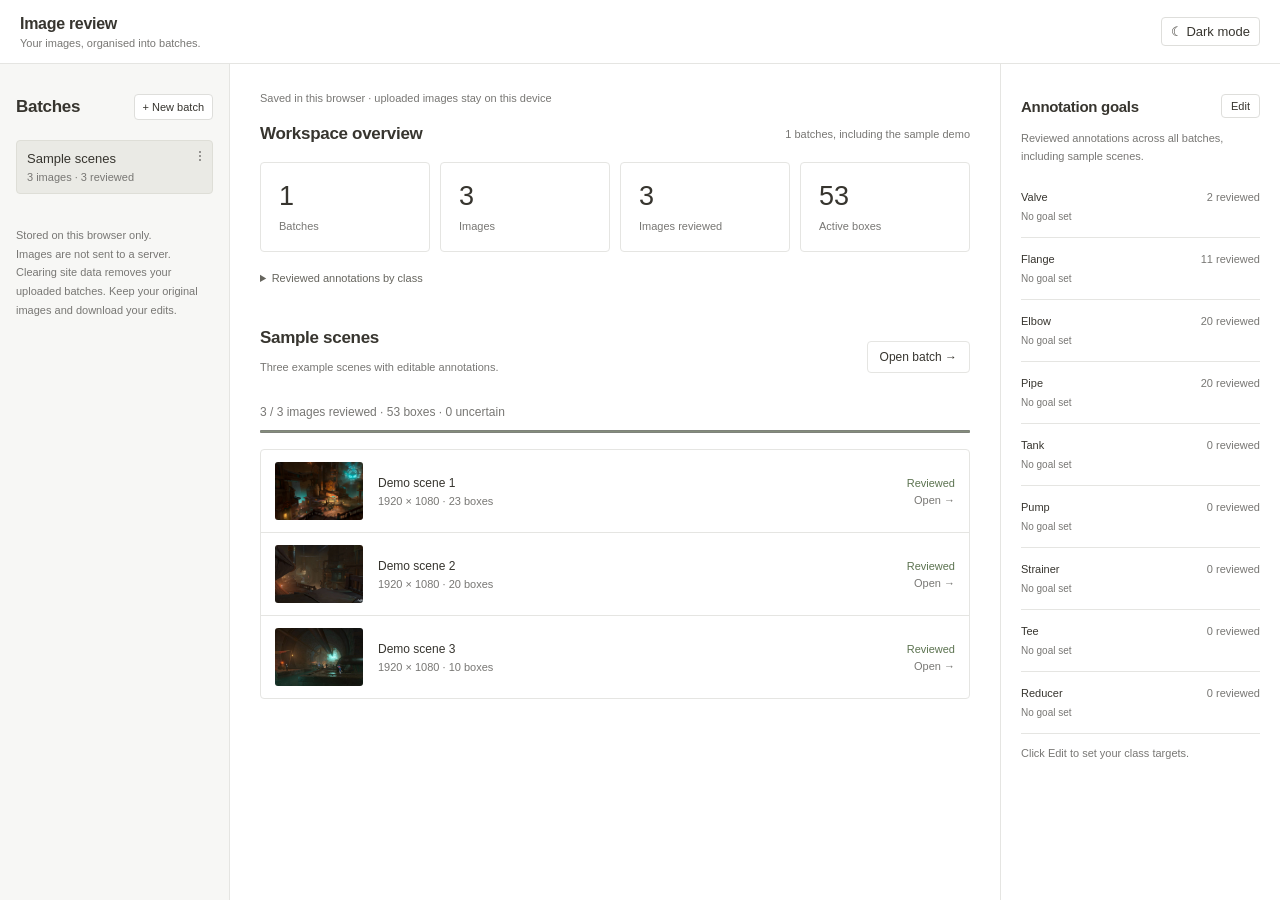
<file: index.html>
<!doctype html>
<html lang="en"><head><meta charset="utf-8"><meta name="viewport" content="width=device-width, initial-scale=1"><title>Image review · Batches</title>
<link rel="stylesheet" href="assets/reviewer.css?v=20261117-batches1"><link rel="stylesheet" href="assets/dashboard.css?v=20261117-menu2"><script src="assets/theme.js?v=20261116-dark1"></script></head>
<body class="dashboard"><header><div><h1>Image review</h1><small>Your images, organised into batches.</small></div><div class="header-actions"><button id="themeToggle" type="button">Dark mode</button></div></header>
<div class="dashboard-layout"><aside class="batch-sidebar"><div class="batch-heading"><h2>Batches</h2><button id="createOpen" type="button">+ New batch</button></div><nav id="batchNav" aria-label="Image batches"></nav><button id="restoreSample" type="button" hidden style="margin-top:14px;font-size:11px">Restore sample scenes</button><p class="storage-note">Stored on this browser only.<br>Images are not sent to a server. Clearing site data removes your uploaded batches. Keep your original images and download your edits.</p></aside>
<main class="dashboard-main"><div id="dashboardStatus" role="status" aria-live="polite">Loading your batches…</div><section aria-labelledby="overviewHeading"><div class="section-heading"><h2 id="overviewHeading">Workspace overview</h2><span id="overviewNote"></span></div><div id="overview" class="overview-grid"></div><details class="class-summary"><summary>Reviewed annotations by class</summary><div id="classCounts" class="class-grid"></div><p class="muted">Counts include non-deleted, certain annotations in images marked Reviewed. Updated from saved browser edits.</p></details></section>
<section class="batch-section"><div class="section-heading"><div><h2 id="batchTitle">Sample scenes</h2><p id="batchDescription" class="muted"></p></div><a id="openBatch" class="action-link" href="reviewer.html">Open batch →</a></div><div id="batchProgress" class="batch-progress"></div><div id="imageList" class="image-list"></div></section>
</main><aside class="dashboard-guide goals-panel" aria-labelledby="goalsHeading"><div class="section-heading"><h2 id="goalsHeading">Annotation goals</h2><button id="editGoals" type="button">Edit</button></div><p class="muted">Reviewed annotations across all batches, including sample scenes.</p><div id="goalsList"></div><p id="goalsStatus" class="muted" role="status" aria-live="polite"></p></aside></div>
<dialog id="uploadDialog" aria-labelledby="uploadTitle"><form id="uploadForm"><div class="section-heading"><h2 id="uploadTitle">New image batch</h2><button id="uploadClose" type="button" aria-label="Close new batch">×</button></div><label class="form-label" for="batchName">Batch name</label><input id="batchName" maxlength="80" required placeholder="For example, Pipe inspection — November" autocomplete="off"><label class="drop-zone" id="dropZone" for="batchFiles"><strong>Choose images or drop them here</strong><span>JPEG, PNG or WebP · up to 50 images<br>15 MB per image · 150 MB per batch</span></label><input id="batchFiles" type="file" accept="image/jpeg,image/png,image/webp" multiple><p id="selectionSummary" class="muted">No images selected.</p><ul id="selectedFiles"></ul><p id="uploadStatus" role="status" aria-live="polite"></p><footer><button id="uploadCancel" type="button">Cancel</button><button id="uploadSubmit" class="primary" type="submit" disabled>Create batch</button></footer></form></dialog>
<dialog id="goalsDialog" aria-labelledby="goalsTitle"><form id="goalsForm"><div class="section-heading"><h2 id="goalsTitle">Set annotation goals</h2><button id="goalsClose" type="button" aria-label="Close goals">×</button></div><p class="muted">Set a reviewed annotation target for each class. Leave a field blank to turn its goal off. Goals are saved in this browser.</p><div id="goalFields"></div><p id="goalsError" role="alert"></p><footer><button id="goalsCancel" type="button">Cancel</button><button type="submit" class="primary">Save goals</button></footer></form></dialog><script src="assets/batch-store.js?v=20261117-menu1"></script><script src="assets/demo-data.js?v=20261117-batches1"></script><script src="assets/dashboard.js?v=20261117-menu2"></script></body></html>
</file>
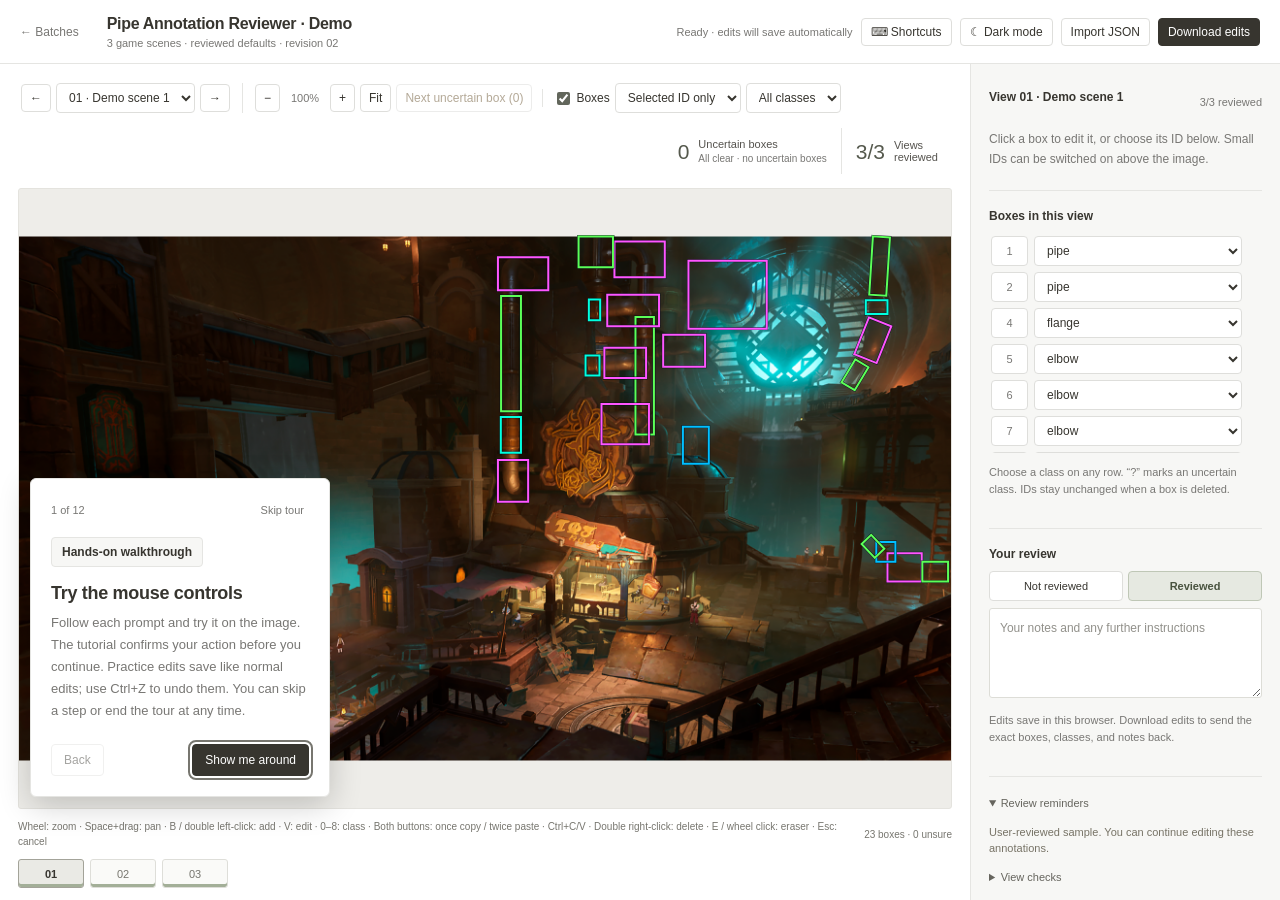
<file: reviewer.html>
<!doctype html>
<html lang="en"><head><meta charset="utf-8"><meta name="viewport" content="width=device-width,initial-scale=1"><title>Pipe Annotation Reviewer — Demo</title>
<link rel="stylesheet" href="assets/reviewer.css?v=20261117-batches1"><script src="assets/theme.js?v=20261116-dark1"></script></head><body>
<header inert><a href="index.html" style="color:#9ed0ff;text-decoration:none;font-size:12px;margin-right:12px">← Batches</a><div><h1>Pipe Annotation Reviewer · Demo</h1><small>3 game scenes · reviewed defaults · revision 02</small></div><div class="header-actions"><span id="notice" role="status" aria-live="polite">Demo annotations loaded.</span><button id="helpOpen" title="Keyboard and mouse shortcuts" aria-label="Keyboard and mouse shortcuts">⌨ Shortcuts</button><button id="themeToggle" type="button" aria-pressed="false" aria-label="Switch to dark mode">☾ Dark mode</button><button id="import">Import JSON</button><button id="download" class="primary">Download edits</button></div></header>
<main class="workspace" inert><section class="viewer" aria-label="Image editor">
<div class="viewer-controls"><div class="editing-controls"><div class="toolbar"><button id="prev" title="Previous view">←</button><select id="view" aria-label="Choose view"></select><button id="next" title="Next view">→</button><button id="editMode" hidden title="Edit boxes (V)" class="active">Edit boxes</button><button id="panMode" hidden>Pan</button><button id="addMode" hidden title="Add box (B or double left-click)">+ Box</button><button id="eraseMode" hidden title="Eraser (E or wheel click): hold left-click and brush across box edges">Eraser</button><button id="copyBox" hidden title="Copy selected box (Ctrl+C or both mouse buttons once)" disabled>Copy box</button><button id="pasteBox" hidden title="Paste copied box (Ctrl+V or both mouse buttons twice)" disabled>Paste box</button><button id="undo" hidden title="Undo (Ctrl+Z)">Undo</button><button id="redo" hidden title="Redo (Ctrl+Shift+Z)">Redo</button></div>
<div class="toolbar"><button id="minus" title="Zoom out">−</button><span id="zoom">Fit</span><button id="plus" title="Zoom in">+</button><button id="fit">Fit</button><button id="focus" hidden disabled>Zoom to box</button><button type="button" id="nextUncertainBox" disabled>Next uncertain box (0)</button><span class="divider"></span><label><input id="show" type="checkbox" checked>Boxes</label><select id="ids" aria-label="Box number display"><option value="selected">Selected ID only</option><option value="all">All small IDs</option><option value="off">No IDs</option></select><select id="filter" aria-label="Filter class"><option value="">All classes</option></select></div>
</div><div class="review-summary" aria-label="Panorama review summary"><button type="button" id="uncertainCard" class="metric-card" title="Cycle through views with uncertain boxes; zoom to a flagged box"><strong id="uncertainTotal" aria-live="polite">0</strong><span class="metric-copy"><span class="metric-label">Uncertain boxes</span><span id="uncertainScope" class="metric-detail">Across all 3 scenes</span></span></button><div class="metric-card reviewed-card"><strong id="reviewedTotal">3/3</strong><span class="metric-label">Views<br>reviewed</span></div></div></div>
<div id="viewport" class="edit" tabindex="0" aria-label="Zoomable image. Wheel to zoom; drag empty space or hold Space to pan; drag selected box to move."><svg id="scene" xmlns="http://www.w3.org/2000/svg" role="img" aria-label="Editable annotation boxes"><g id="world"><image id="photo" width="1920" height="1080" preserveAspectRatio="xMidYMid meet"/><g id="polygons"></g></g><g id="screenOverlay"></g></svg></div>
<div id="hint"><span class="instructions">Wheel: zoom · Space+drag: pan · B / double left-click: add · V: edit · 0–8: class · Both buttons: once copy / twice paste · Ctrl+C/V · Double right-click: delete · E / wheel click: eraser · Esc: cancel</span><span id="counts"></span></div><div id="grid" aria-label="3 scenes"></div>
</section><aside class="sidebar">
<div class="section"><div class="row"><h2 class="stretch" id="viewTitle"></h2><span id="progress"></span></div><div id="emptySelection">Click a box to edit it, or choose its ID below. Small IDs can be switched on above the image.</div><div id="selection" hidden><div class="row"><strong id="selectedTitle"></strong><select id="selectedClass" class="stretch" aria-label="Selected box class"></select></div><div class="row"><label><input type="checkbox" id="uncertain"> Uncertain class</label><button id="delete" class="danger">Delete box</button></div><div class="fields"><label>Center X<input id="cx" type="number" step="1"></label><label>Center Y<input id="cy" type="number" step="1"></label><label>Width<input id="bw" type="number" step="1" min="2"></label><label>Height<input id="bh" type="number" step="1" min="2"></label><label>Angle °<input id="angle" type="number" step="1"></label><label>&nbsp;<button id="applyGeometry">Apply size / angle</button></label></div><p id="selectedNote"></p></div></div>
<div class="section"><h2>Boxes in this view</h2><div id="boxList"></div><p class="muted">Choose a class on any row. “?” marks an uncertain class. IDs stay unchanged when a box is deleted.</p></div>
<div class="section"><h2>Your review</h2><div class="review-buttons" role="group" aria-label="Your review"><button type="button" id="reviewNotReviewed" aria-pressed="false">Not reviewed</button><button type="button" id="reviewReviewed" aria-pressed="false">Reviewed</button></div><textarea id="notes" aria-label="Review notes" style="margin-top:7px" placeholder="Your notes and any further instructions"></textarea><p class="muted">Edits save in this browser. Download edits to send the exact boxes, classes, and notes back.</p></div>
<details open><summary>Review reminders</summary><p id="pending"></p></details><details><summary>View checks</summary><ul id="issues"></ul></details><details><summary>About this draft</summary><p class="muted">Game-scene samples used for UI demonstration. These are independent screenshots, not panorama projections. Annotations are illustrative, not engineering ground truth. Genshin Impact imagery: © COGNOSPHERE. Other properties belong to their respective owners. Unofficial demo; no affiliation or endorsement.</p></details>
</aside></main>
<div id="help" hidden><article><h2>Edit without leaving the screen</h2><ul><li><b>Shortcuts:</b> B or double left-click over the image enters Add Box; V returns to editing; Esc cancels. Double right-click the same visible box to delete it; Ctrl+Z restores it. A single right-click selects the box. Right-click menus are disabled only over the image. Middle-drag still pans. Numbers change the selected box’s class, or choose the next box’s class in Add Box mode: 0 valve, 1 flange, 2 elbow, 3 pipe, 4 tank, 5 pump, 6 strainer, 7 tee, 8 reducer. Shortcuts pause while typing in fields.</li><li><b>Copy / paste:</b> Press left and right mouse buttons together once on a box to copy. At the destination, press and release both buttons together twice within 650 ms to paste. Keep the pointer still between the two presses. Copying is immediate. A second combined press within 650 ms pastes the box that was copied before the first press, so the destination cannot replace your source. Ctrl+C copies the selected box; Ctrl+V pastes at the last pointer position over the image. The combined-button gesture works in Edit, Add Box and Pan modes. A pasted box retains class, angle, dimensions and uncertainty, receives a new ID, and marks the destination view Not reviewed. Ctrl+Z undoes a paste. The copied box remains available while switching views in this panorama.</li><li><b>Find uncertainty:</b> The top card counts all active uncertain boxes across the panorama, including hidden classes. Click to visit an affected view and zoom to a flagged box; click again for the next affected view, wrapping to the first. Use “Next uncertain box” to cycle boxes within the current view. Gold labels and a ring around tiny boxes make flags easier to spot. Resolving, deleting, importing or undoing edits updates the counts immediately. Navigation never changes review approval.</li><li><b>Eraser (E or wheel-button click):</b> Click the mouse wheel once to turn Eraser on; click again to return to Edit boxes. Middle-button dragging still pans. Hold the left mouse button and brush across any box edge to erase it immediately. The small red circle shows the touch radius. Fast strokes also catch edges between pointer positions. Class filters apply; hidden boxes remain. One stroke is one undo step (Ctrl+Z). Esc or right-click cancels the current stroke. Space or middle-drag pans.</li><li><b>Zoom:</b> mouse wheel over the image or + / −. “Fit” resets the view.</li><li><b>Pan:</b> drag empty space or hold Space and drag anywhere. Shift+wheel pans sideways.</li><li><b>Move:</b> in Edit boxes mode, drag a box. Overlapping boxes can be selected from the list.</li><li><b>Resize:</b> drag one of the four round corner handles. The rectangle keeps its angle.</li><li><b>Rotate:</b> drag the handle connected above the selected rectangle, or enter an angle.</li><li><b>Missing object:</b> press B or double left-click, drag its rectangle, then choose its class.</li><li><b>Correct / remove:</b> use a class dropdown or Delete box. Ctrl+Z undoes an edit; Ctrl+Shift+Z redoes it. Arrow keys nudge a selected box; Shift moves 10 pixels.</li><li><b>Send back:</b> Download edits saves exact image coordinates and classes. No new image is needed. Import JSON restores an exported session on another browser.</li></ul><button id="tourReplay" type="button">Replay mouse tour</button> <button id="helpClose" class="primary">Got it</button></article></div><input type="file" id="importFile" accept=".json,application/json" hidden>
<script>const DATA={"schema":"panorama-demo/v1","panorama_id":"game-scenes-demo","source_image_id":"sample-scenes","revision":"02","parent_revision":"01","source_sha256":"d65b068bfbe13a93132be1cd04d18cb8f3877f11b566ee3cf1ce76b1dbb88d5a","base_annotation_sha256":"858939dd7ad14437a27c0291d2ea7c46543a1de3d69086a39697b4348441c346","class_names":["valve","flange","elbow","pipe","tank","pump","strainer","tee","reducer"],"training_ready":false,"views":[{"view_index":1,"pitch_band":"Demo scene 1","yaw_deg":0,"pitch_deg":0,"image":"images/scene-01.png","output_width":1920,"output_height":1080,"annotations":[{"id":1,"proposed_class":"pipe","class_id":3,"quad_pixels":[[993.1111,122.963],[1034.0741,122.963],[1034.0741,360],[993.1111,360]],"normalized_corners":[[0.51724536,0.11385463],[0.53858026,0.11385463],[0.53858026,0.33333333],[0.51724536,0.33333333]],"uncertain":false,"geometry_pending":false,"deleted":false,"status":"edited_pending_review","note":"Illustrative game-scene annotation. Adjust the box as needed; not engineering ground truth.","geometry_edited":true,"user_edited":true},{"id":2,"proposed_class":"pipe","class_id":3,"quad_pixels":[[1270,166],[1308,166],[1308,408],[1270,408]],"normalized_corners":[[0.66145833,0.1537037],[0.68125,0.1537037],[0.68125,0.37777778],[0.66145833,0.37777778]],"uncertain":false,"geometry_pending":false,"deleted":false,"status":"demo_pending_review","note":"Illustrative game-scene annotation. Adjust the box as needed; not engineering ground truth."},{"id":3,"proposed_class":"elbow","class_id":2,"quad_pixels":[[1006,479],[1042,479],[1042,532],[1006,532]],"normalized_corners":[[0.52395833,0.44351852],[0.54270833,0.44351852],[0.54270833,0.49259259],[0.52395833,0.49259259]],"uncertain":true,"geometry_pending":false,"deleted":true,"status":"deleted_by_user","note":"Illustrative game-scene annotation. Adjust the box as needed; not engineering ground truth.","user_edited":true},{"id":4,"proposed_class":"flange","quad_pixels":[[992.5926,371.8519],[1034.0741,371.8519],[1034.0741,445.9259],[992.5926,445.9259]],"uncertain":false,"deleted":false,"note":"Added in annotation editor.","origin":"user_added","class_id":1,"normalized_corners":[[0.51697531,0.34430731],[0.53858026,0.34430731],[0.53858026,0.41289435],[0.51697531,0.41289435]],"status":"edited_pending_review","user_edited":true,"geometry_pending":false,"geometry_edited":true},{"id":5,"proposed_class":"elbow","quad_pixels":[[986.6667,460.7407],[1048.8889,460.7407],[1048.8889,546.6667],[986.6667,546.6667]],"uncertain":false,"deleted":false,"note":"Added in annotation editor.","origin":"user_added","class_id":2,"normalized_corners":[[0.51388891,0.42661176],[0.5462963,0.42661176],[0.5462963,0.50617287],[0.51388891,0.50617287]],"status":"edited_pending_review","user_edited":true},{"id":6,"proposed_class":"elbow","quad_pixels":[[986.6667,42.963],[1090.3704,42.963],[1090.3704,111.1111],[986.6667,111.1111]],"uncertain":false,"deleted":false,"note":"Added in annotation editor.","origin":"user_added","class_id":2,"normalized_corners":[[0.51388891,0.03978056],[0.56790125,0.03978056],[0.56790125,0.10288065],[0.51388891,0.10288065]],"status":"edited_pending_review","user_edited":true},{"id":7,"proposed_class":"elbow","quad_pixels":[[1226.6667,10.3704],[1330.3704,10.3704],[1330.3704,84.4444],[1226.6667,84.4444]],"uncertain":false,"deleted":false,"note":"Added in annotation editor.","origin":"user_added","class_id":2,"normalized_corners":[[0.63888891,0.00960222],[0.69290125,0.00960222],[0.69290125,0.07818926],[0.63888891,0.07818926]],"status":"edited_pending_review","user_edited":true},{"id":8,"proposed_class":"elbow","quad_pixels":[[1211.8519,120],[1318.5185,120],[1318.5185,185.1852],[1211.8519,185.1852]],"uncertain":false,"deleted":false,"note":"Added in annotation editor.","origin":"user_added","class_id":2,"normalized_corners":[[0.63117286,0.11111111],[0.68672839,0.11111111],[0.68672839,0.17146778],[0.63117286,0.17146778]],"status":"edited_pending_review","user_edited":true,"geometry_pending":false,"geometry_edited":true},{"id":9,"proposed_class":"elbow","quad_pixels":[[1205.9259,229.6296],[1291.8519,229.6296],[1291.8519,291.8519],[1205.9259,291.8519]],"uncertain":false,"deleted":false,"note":"Added in annotation editor.","origin":"user_added","class_id":2,"normalized_corners":[[0.62808641,0.21262],[0.67283953,0.21262],[0.67283953,0.27023324],[0.62808641,0.27023324]],"status":"edited_pending_review","user_edited":true},{"id":10,"proposed_class":"elbow","quad_pixels":[[1200,345.1852],[1297.7778,345.1852],[1297.7778,428.1481],[1200,428.1481]],"uncertain":false,"deleted":false,"note":"Added in annotation editor.","origin":"user_added","class_id":2,"normalized_corners":[[0.625,0.31961593],[0.67592594,0.31961593],[0.67592594,0.39643343],[0.625,0.39643343]],"status":"edited_pending_review","user_edited":true},{"id":11,"proposed_class":"flange","quad_pixels":[[1173.9598,130.0903],[1197.2625,130.0903],[1197.2625,172.5835],[1173.9598,172.5835]],"uncertain":false,"deleted":false,"note":"Added in annotation editor.","origin":"user_added","class_id":1,"normalized_corners":[[0.6114374,0.12045398],[0.62357422,0.12045398],[0.62357422,0.15979954],[0.6114374,0.15979954]],"status":"edited_pending_review","user_edited":true},{"id":12,"proposed_class":"flange","quad_pixels":[[1167.1249,245.2332],[1195.9106,245.2332],[1195.9106,286.3556],[1167.1249,286.3556]],"uncertain":false,"deleted":false,"note":"Added in annotation editor.","origin":"user_added","class_id":1,"normalized_corners":[[0.60787755,0.22706778],[0.6228701,0.22706778],[0.6228701,0.26514407],[0.60787755,0.26514407]],"status":"edited_pending_review","user_edited":true},{"id":13,"proposed_class":"valve","quad_pixels":[[1766.0983,629.7664],[1805.4381,629.7664],[1805.4381,670.4627],[1766.0983,670.4627]],"uncertain":false,"deleted":false,"note":"Added in annotation editor.","origin":"user_added","class_id":0,"normalized_corners":[[0.91984286,0.58311704],[0.94033234,0.58311704],[0.94033234,0.6207988],[0.91984286,0.6207988]],"status":"edited_pending_review","user_edited":true,"geometry_pending":false,"geometry_edited":true},{"id":14,"proposed_class":"elbow","quad_pixels":[[1789.1596,652.8276],[1859.6998,652.8276],[1859.6998,711.159],[1789.1596,711.159]],"uncertain":false,"deleted":false,"note":"Added in annotation editor.","origin":"user_added","class_id":2,"normalized_corners":[[0.93185396,0.60447],[0.96859365,0.60447],[0.96859365,0.65848056],[0.93185396,0.65848056]],"status":"edited_pending_review","user_edited":true},{"id":15,"proposed_class":"pipe","quad_pixels":[[1861.0564,670.4627],[1913.9615,670.4627],[1913.9615,711.159],[1861.0564,711.159]],"uncertain":false,"deleted":false,"note":"Added in annotation editor.","origin":"user_added","class_id":3,"normalized_corners":[[0.96930021,0.6207988],[0.99685495,0.6207988],[0.99685495,0.65848056],[0.96930021,0.65848056]],"status":"edited_pending_review","user_edited":true},{"id":16,"proposed_class":"pipe","quad_pixels":[[1735.9366,633.6495],[1755.62,614.9774],[1782.6946,643.5183],[1763.0112,662.1904]],"uncertain":false,"deleted":false,"note":"Added in annotation editor.","origin":"user_added","class_id":3,"normalized_corners":[[0.90413365,0.5867125],[0.91438542,0.56942352],[0.92848677,0.59585028],[0.918235,0.61313926]],"status":"edited_pending_review","user_edited":true,"geometry_pending":false,"geometry_edited":true},{"id":17,"proposed_class":"pipe","quad_pixels":[[1759.1344,0],[1794.2128,2.2097],[1786.6489,122.2855],[1751.5706,120.0759]],"uncertain":false,"deleted":false,"note":"Added in annotation editor.","origin":"user_added","class_id":3,"normalized_corners":[[0.91621583,0],[0.93448583,0.00204602],[0.9305463,0.11322731],[0.91227635,0.11118139]],"status":"edited_pending_review","user_edited":true,"geometry_pending":false,"geometry_edited":true},{"id":18,"proposed_class":"flange","quad_pixels":[[1744.503,131.6973],[1789.1138,131.6973],[1789.1138,160.0859],[1744.503,160.0859]],"uncertain":false,"deleted":false,"note":"Added in annotation editor.","origin":"user_added","class_id":1,"normalized_corners":[[0.90859531,0.12194194],[0.9318301,0.12194194],[0.9318301,0.14822769],[0.90859531,0.14822769]],"status":"edited_pending_review","user_edited":true},{"id":19,"proposed_class":"pipe","quad_pixels":[[1722.8508,253.3734],[1749.9104,269.5851],[1721.6261,316.7956],[1694.5666,300.5839]],"uncertain":false,"deleted":false,"note":"Added in annotation editor.","origin":"user_added","class_id":3,"normalized_corners":[[0.89731812,0.234605],[0.91141167,0.24961583],[0.89668026,0.29332926],[0.88258677,0.27831843]],"status":"edited_pending_review","user_edited":true,"geometry_pending":false,"geometry_edited":true},{"id":20,"proposed_class":"elbow","quad_pixels":[[1750.9816,166.9959],[1796.9714,185.3888],[1766.7397,260.9806],[1720.7499,242.5877]],"uncertain":false,"deleted":false,"note":"Added in annotation editor.","origin":"user_added","class_id":2,"normalized_corners":[[0.91196958,0.15462583],[0.9359226,0.1716563],[0.92017693,0.2416487],[0.89622391,0.22461824]],"status":"edited_pending_review","user_edited":true,"geometry_pending":false,"geometry_edited":true},{"id":21,"proposed_class":"valve","quad_pixels":[[1683.201,292.804],[1694.3792,274.2076],[1703.9881,279.9834],[1692.81,298.5799]],"uncertain":false,"deleted":true,"note":"Added in annotation editor.","origin":"user_added","class_id":0,"normalized_corners":[[0.87666719,0.27111481],[0.88248917,0.25389593],[0.8874938,0.25924389],[0.88167187,0.27646287]],"status":"deleted_by_user","user_edited":true,"geometry_pending":false,"geometry_edited":true},{"id":22,"proposed_class":"valve","quad_pixels":[[1367.7095,391.9783],[1421.0469,391.9783],[1421.0469,468.1745],[1367.7095,468.1745]],"uncertain":false,"deleted":false,"note":"Added in annotation editor.","origin":"user_added","class_id":0,"normalized_corners":[[0.7123487,0.36294287],[0.74012859,0.36294287],[0.74012859,0.43349491],[0.7123487,0.43349491]],"status":"edited_pending_review","user_edited":true},{"id":23,"proposed_class":"elbow","quad_pixels":[[1327.0715,202.7576],[1413.4273,202.7576],[1413.4273,268.7943],[1327.0715,268.7943]],"uncertain":false,"deleted":false,"note":"Added in annotation editor.","origin":"user_added","class_id":2,"normalized_corners":[[0.69118307,0.18773852],[0.73616005,0.18773852],[0.73616005,0.24888361],[0.69118307,0.24888361]],"status":"edited_pending_review","user_edited":true,"geometry_pending":false,"geometry_edited":true},{"id":24,"proposed_class":"elbow","quad_pixels":[[1379.139,50.3651],[1540.421,50.3651],[1540.421,190.0582],[1379.139,190.0582]],"uncertain":false,"deleted":false,"note":"Added in annotation editor.","origin":"user_added","class_id":2,"normalized_corners":[[0.71830156,0.04663435],[0.8023026,0.04663435],[0.8023026,0.17597981],[0.71830156,0.17597981]],"status":"edited_pending_review","user_edited":true},{"id":25,"proposed_class":"pipe","quad_pixels":[[1152.7808,0],[1223.6241,0],[1223.6241,63.7084],[1152.7808,63.7084]],"uncertain":false,"deleted":false,"note":"Added in annotation editor.","origin":"user_added","class_id":3,"normalized_corners":[[0.60040667,0],[0.63730422,0],[0.63730422,0.05898926],[0.60040667,0.05898926]],"status":"edited_pending_review","user_edited":true}],"review_issues":["User-reviewed demo annotations; not validated industrial ground truth."],"training_ready":false},{"view_index":2,"pitch_band":"Demo scene 2","yaw_deg":0,"pitch_deg":0,"image":"images/scene-02.jpg","output_width":1920,"output_height":1080,"annotations":[{"id":1,"proposed_class":"pipe","class_id":3,"quad_pixels":[[1285.7922,351.2793],[1806.3449,351.2793],[1806.3449,452.9037],[1285.7922,452.9037]],"normalized_corners":[[0.66968344,0.32525861],[0.94080464,0.32525861],[0.94080464,0.41935528],[0.66968344,0.41935528]],"uncertain":false,"geometry_pending":false,"deleted":false,"status":"edited_pending_review","note":"Illustrative game-scene annotation. Adjust the box as needed; not engineering ground truth.","geometry_edited":true,"user_edited":true},{"id":2,"proposed_class":"pipe","class_id":3,"quad_pixels":[[1003.1286,356.9747],[1054.6746,356.9747],[1054.6746,776.2692],[1003.1286,776.2692]],"normalized_corners":[[0.52246281,0.33053213],[0.54930969,0.33053213],[0.54930969,0.71876778],[0.52246281,0.71876778]],"uncertain":false,"geometry_pending":false,"deleted":false,"status":"edited_pending_review","note":"Illustrative game-scene annotation. Adjust the box as needed; not engineering ground truth.","geometry_edited":true,"user_edited":true},{"id":3,"proposed_class":"elbow","class_id":2,"quad_pixels":[[1010,250],[1140,250],[1140,350],[1010,350]],"normalized_corners":[[0.52604167,0.23148148],[0.59375,0.23148148],[0.59375,0.32407407],[0.52604167,0.32407407]],"uncertain":false,"geometry_pending":false,"deleted":false,"status":"edited_pending_review","note":"Illustrative game-scene annotation. Adjust the box as needed; not engineering ground truth.","user_edited":true},{"id":4,"proposed_class":"flange","quad_pixels":[[1375.5476,337.3737],[1481.393,337.3737],[1481.393,474.5806],[1375.5476,474.5806]],"uncertain":false,"deleted":false,"note":"Added in annotation editor.","origin":"user_added","class_id":1,"normalized_corners":[[0.71643104,0.31238306],[0.77155885,0.31238306],[0.77155885,0.43942648],[0.71643104,0.43942648]],"status":"edited_pending_review","user_edited":true},{"id":5,"proposed_class":"flange","quad_pixels":[[989.8553,462.8275],[1079.376,462.8275],[1079.376,502.4232],[989.8553,502.4232]],"uncertain":false,"deleted":false,"note":"Added in annotation editor.","origin":"user_added","class_id":1,"normalized_corners":[[0.51554964,0.42854398],[0.562175,0.42854398],[0.562175,0.46520667],[0.51554964,0.46520667]],"status":"edited_pending_review","user_edited":true},{"id":6,"proposed_class":"elbow","quad_pixels":[[1030.6771,672.28],[1137.3328,672.28],[1137.3328,777.6024],[1030.6771,777.6024]],"uncertain":false,"deleted":false,"note":"Added in annotation editor.","origin":"user_added","class_id":2,"normalized_corners":[[0.53681099,0.62248148],[0.59236083,0.62248148],[0.59236083,0.72000222],[0.53681099,0.72000222]],"status":"edited_pending_review","user_edited":true},{"id":7,"proposed_class":"flange","quad_pixels":[[1139.9992,670.9468],[1185.3278,670.9468],[1185.3278,733.607],[1139.9992,733.607]],"uncertain":false,"deleted":false,"note":"Added in annotation editor.","origin":"user_added","class_id":1,"normalized_corners":[[0.59374958,0.62124704],[0.61735823,0.62124704],[0.61735823,0.67926574],[0.59374958,0.67926574]],"status":"edited_pending_review","user_edited":true},{"id":8,"proposed_class":"pipe","quad_pixels":[[1015.7858,0],[1077.9105,75.7142],[857.4613,256.5961],[795.3367,180.8819]],"uncertain":false,"deleted":false,"note":"Added in annotation editor.","origin":"user_added","class_id":3,"normalized_corners":[[0.5290551,0],[0.56141172,0.07010574],[0.44659443,0.23758898],[0.41423786,0.16748324]],"status":"edited_pending_review","user_edited":true,"geometry_pending":false,"geometry_edited":true},{"id":9,"proposed_class":"pipe","quad_pixels":[[626.4439,0],[717.9316,0],[717.9316,397.1089],[626.4439,397.1089]],"uncertain":false,"deleted":false,"note":"Added in annotation editor.","origin":"user_added","class_id":3,"normalized_corners":[[0.32627286,0],[0.37392271,0],[0.37392271,0.36769343],[0.32627286,0.36769343]],"status":"edited_pending_review","user_edited":true},{"id":10,"proposed_class":"flange","quad_pixels":[[609.6401,270.1464],[747.8052,270.1464],[747.8052,333.6276],[609.6401,333.6276]],"uncertain":false,"deleted":false,"note":"Added in annotation editor.","origin":"user_added","class_id":1,"normalized_corners":[[0.31752089,0.25013556],[0.38948188,0.25013556],[0.38948188,0.30891444],[0.31752089,0.30891444]],"status":"edited_pending_review","user_edited":true,"geometry_pending":false,"geometry_edited":true},{"id":11,"proposed_class":"pipe","quad_pixels":[[768.3432,0],[796.3497,0],[796.3497,443.7863],[768.3432,443.7863]],"uncertain":false,"deleted":false,"note":"Added in annotation editor.","origin":"user_added","class_id":3,"normalized_corners":[[0.40017875,0],[0.41476547,0],[0.41476547,0.41091324],[0.40017875,0.41091324]],"status":"edited_pending_review","user_edited":true},{"id":12,"proposed_class":"pipe","quad_pixels":[[602.1717,0],[617.1085,0],[617.1085,458.723],[602.1717,458.723]],"uncertain":false,"deleted":false,"note":"Added in annotation editor.","origin":"user_added","class_id":3,"normalized_corners":[[0.31363109,0],[0.32141068,0],[0.32141068,0.42474352],[0.31363109,0.42474352]],"status":"edited_pending_review","user_edited":true},{"id":13,"proposed_class":"elbow","quad_pixels":[[764.609,462.4572],[822.489,462.4572],[822.489,514.7359],[764.609,514.7359]],"uncertain":false,"deleted":false,"note":"Added in annotation editor.","origin":"user_added","class_id":2,"normalized_corners":[[0.39823385,0.42820111],[0.42837969,0.42820111],[0.42837969,0.47660731],[0.39823385,0.47660731]],"status":"edited_pending_review","user_edited":true,"geometry_pending":false,"geometry_edited":true},{"id":14,"proposed_class":"elbow","quad_pixels":[[630.1781,406.4444],[719.7987,406.4444],[719.7987,484.8624],[630.1781,484.8624]],"uncertain":false,"deleted":false,"note":"Added in annotation editor.","origin":"user_added","class_id":2,"normalized_corners":[[0.32821776,0.37633741],[0.37489516,0.37633741],[0.37489516,0.44894667],[0.32821776,0.44894667]],"status":"edited_pending_review","user_edited":true,"geometry_pending":false,"geometry_edited":true},{"id":15,"proposed_class":"elbow","quad_pixels":[[594.7033,479.2611],[637.6465,479.2611],[637.6465,524.0714],[594.7033,524.0714]],"uncertain":false,"deleted":false,"note":"Added in annotation editor.","origin":"user_added","class_id":2,"normalized_corners":[[0.3097413,0.44376028],[0.33210755,0.44376028],[0.33210755,0.4852513],[0.3097413,0.4852513]],"status":"edited_pending_review","user_edited":true},{"id":16,"proposed_class":"pipe","quad_pixels":[[368.7847,0],[520.0195,0],[520.0195,137.5825],[368.7847,137.5825]],"uncertain":false,"deleted":true,"note":"Added in annotation editor.","origin":"user_added","class_id":3,"normalized_corners":[[0.19207536,0],[0.27084349,0],[0.27084349,0.1273912],[0.19207536,0.1273912]],"status":"deleted_by_user","user_edited":true,"geometry_pending":false,"geometry_edited":true},{"id":17,"proposed_class":"elbow","quad_pixels":[[338.9112,199.1967],[525.6208,199.1967],[525.6208,516.603],[338.9112,516.603]],"uncertain":false,"deleted":false,"note":"Added in annotation editor.","origin":"user_added","class_id":2,"normalized_corners":[[0.17651625,0.18444139],[0.27376083,0.18444139],[0.27376083,0.47833611],[0.17651625,0.47833611]],"status":"edited_pending_review","user_edited":true},{"id":18,"proposed_class":"pipe","quad_pixels":[[344.5125,0],[521.8866,0],[521.8866,180.5258],[344.5125,180.5258]],"uncertain":false,"deleted":false,"note":"Added in annotation editor.","origin":"user_added","class_id":3,"normalized_corners":[[0.17943359,0],[0.27181594,0],[0.27181594,0.16715352],[0.17943359,0.16715352]],"status":"edited_pending_review","user_edited":true},{"id":19,"proposed_class":"flange","quad_pixels":[[359.4492,12.4871],[538.6904,12.4871],[538.6904,130.1142],[359.4492,130.1142]],"uncertain":false,"deleted":false,"note":"Added in annotation editor.","origin":"user_added","class_id":1,"normalized_corners":[[0.18721313,0.01156213],[0.28056792,0.01156213],[0.28056792,0.12047611],[0.18721313,0.12047611]],"status":"edited_pending_review","user_edited":true},{"id":20,"proposed_class":"flange","quad_pixels":[[1587.5018,0],[1811.816,0],[1811.816,151.9944],[1587.5018,151.9944]],"uncertain":false,"deleted":false,"note":"Added in annotation editor.","origin":"user_added","class_id":1,"normalized_corners":[[0.82682385,0],[0.94365417,0],[0.94365417,0.14073556],[0.82682385,0.14073556]],"status":"edited_pending_review","user_edited":true},{"id":21,"proposed_class":"pipe","quad_pixels":[[1606.6505,171.1432],[1811.816,171.1432],[1811.816,874.1768],[1606.6505,874.1768]],"uncertain":false,"deleted":false,"note":"Added in annotation editor.","origin":"user_added","class_id":3,"normalized_corners":[[0.83679714,0.15846593],[0.94365417,0.15846593],[0.94365417,0.80942296],[0.83679714,0.80942296]],"status":"edited_pending_review","user_edited":true}],"review_issues":["User-reviewed demo annotations; not validated industrial ground truth."],"training_ready":false},{"view_index":3,"pitch_band":"Demo scene 3","yaw_deg":0,"pitch_deg":0,"image":"images/scene-03.png","output_width":1920,"output_height":1080,"annotations":[{"id":1,"proposed_class":"pipe","class_id":3,"quad_pixels":[[1491.8519,515],[1915,515],[1915,685.9259],[1491.8519,685.9259]],"normalized_corners":[[0.7770062,0.47685185],[0.99739583,0.47685185],[0.99739583,0.63511657],[0.7770062,0.63511657]],"uncertain":false,"geometry_pending":false,"deleted":false,"status":"edited_pending_review","note":"Illustrative game-scene annotation. Adjust the box as needed; not engineering ground truth.","geometry_edited":true,"user_edited":true},{"id":2,"proposed_class":"pipe","class_id":3,"quad_pixels":[[970,165],[1070,165],[1070,415],[970,415]],"normalized_corners":[[0.50520833,0.15277778],[0.55729167,0.15277778],[0.55729167,0.38425926],[0.50520833,0.38425926]],"uncertain":true,"geometry_pending":false,"deleted":true,"status":"deleted_by_user","note":"Illustrative game-scene annotation. Adjust the box as needed; not engineering ground truth.","user_edited":true},{"id":3,"proposed_class":"elbow","quad_pixels":[[1314.0741,511.1111],[1480,511.1111],[1480,691.8519],[1314.0741,691.8519]],"uncertain":false,"deleted":false,"note":"Added in annotation editor.","origin":"user_added","class_id":2,"normalized_corners":[[0.68441359,0.47325102],[0.77083333,0.47325102],[0.77083333,0.64060361],[0.68441359,0.64060361]],"status":"edited_pending_review","user_edited":true},{"id":4,"proposed_class":"pipe","quad_pixels":[[939.327,35.2562],[992.1771,7.6751],[1231.9465,467.1149],[1179.0963,494.6959]],"uncertain":false,"deleted":false,"note":"Added in annotation editor.","origin":"user_added","class_id":3,"normalized_corners":[[0.48923281,0.03264463],[0.51675891,0.00710657],[0.6416388,0.4325138],[0.61411266,0.45805176]],"status":"edited_pending_review","user_edited":true,"geometry_pending":false,"geometry_edited":true},{"id":5,"proposed_class":"pipe","quad_pixels":[[778.5496,68.1476],[865.106,0],[1192.4888,415.8191],[1105.9324,483.9668]],"uncertain":false,"geometry_pending":false,"deleted":false,"origin":"user_copied","copied_from":{"view":3,"id":4},"note":"Copied box; check placement and class.","class_id":3,"normalized_corners":[[0.40549458,0.06309963],[0.45057604,0],[0.62108792,0.38501769],[0.57600646,0.44811741]],"status":"edited_pending_review","user_edited":true,"geometry_edited":true},{"id":6,"proposed_class":"elbow","quad_pixels":[[1165.9259,475.5556],[1248.8889,475.5556],[1248.8889,531.8519],[1165.9259,531.8519]],"uncertain":false,"deleted":false,"note":"Added in annotation editor.","origin":"user_added","class_id":2,"normalized_corners":[[0.60725307,0.44032926],[0.65046297,0.44032926],[0.65046297,0.49245546],[0.60725307,0.49245546]],"status":"edited_pending_review","user_edited":true},{"id":7,"proposed_class":"elbow","quad_pixels":[[1097.7778,434.0741],[1160,434.0741],[1160,496.2963],[1097.7778,496.2963]],"uncertain":false,"deleted":false,"note":"Added in annotation editor.","origin":"user_added","class_id":2,"normalized_corners":[[0.57175927,0.40192046],[0.60416667,0.40192046],[0.60416667,0.45953361],[0.57175927,0.45953361]],"status":"edited_pending_review","user_edited":true},{"id":8,"proposed_class":"pipe","quad_pixels":[[993.3145,460.6426],[961.4815,511.1111],[231.1725,50.4685],[263.0055,0]],"uncertain":false,"deleted":false,"note":"Added in annotation editor.","origin":"user_added","class_id":3,"normalized_corners":[[0.5173513,0.42652093],[0.50077161,0.47325102],[0.12040234,0.04673009],[0.13698203,0]],"status":"edited_pending_review","user_edited":true,"geometry_pending":false,"geometry_edited":true},{"id":9,"proposed_class":"flange","quad_pixels":[[372.6256,48.7589],[438.8762,88.0725],[382.93,182.3522],[316.6793,143.0387]],"uncertain":false,"deleted":false,"note":"Added in annotation editor.","origin":"user_added","class_id":1,"normalized_corners":[[0.19407583,0.04514713],[0.22858135,0.08154861],[0.19944271,0.16884463],[0.16493714,0.13244324]],"status":"edited_pending_review","user_edited":true,"geometry_pending":false,"geometry_edited":true},{"id":10,"proposed_class":"elbow","quad_pixels":[[955.9092,448.1371],[1010.749,448.1371],[1010.749,514.7282],[955.9092,514.7282]],"uncertain":false,"deleted":false,"note":"Added in annotation editor.","origin":"user_added","class_id":2,"normalized_corners":[[0.49786938,0.41494176],[0.52643177,0.41494176],[0.52643177,0.47660019],[0.49786938,0.47660019]],"status":"edited_pending_review","user_edited":true},{"id":11,"proposed_class":"pipe","quad_pixels":[[968.9663,372.4061],[1006.8319,372.4061],[1006.8319,431.1629],[968.9663,431.1629]],"uncertain":false,"deleted":false,"note":"Added in annotation editor.","origin":"user_added","class_id":3,"normalized_corners":[[0.50466995,0.34482046],[0.52439161,0.34482046],[0.52439161,0.39922491],[0.50466995,0.39922491]],"status":"edited_pending_review","user_edited":true}],"review_issues":["User-reviewed demo annotations; not validated industrial ground truth."],"training_ready":false}]};const INITIAL_REVIEWS={"1":{"decision":"looks_correct","notes":"","exclusion_reason":null},"2":{"decision":"looks_correct","notes":"","exclusion_reason":null},"3":{"decision":"looks_correct","notes":"","exclusion_reason":null}};const PENDING={"1":["User-reviewed sample. You can continue editing these annotations."],"2":["User-reviewed sample. You can continue editing these annotations."],"3":["User-reviewed sample. You can continue editing these annotations."]};</script><script src="assets/batch-store.js?v=20261117-menu1"></script><script src="assets/reviewer-loader.js?v=20261117-menu1"></script><section id="reviewerLoading" role="status" style="position:fixed;inset:0;z-index:30;display:grid;align-content:center;justify-items:center;padding:24px;background:var(--bg);color:var(--text)">Opening reviewer…</section></body></html>
</file>
<file: assets/reviewer.css>
:root{color-scheme:dark;--bg:#0d141d;--panel:#172230;--line:#334459;--text:#e9f0f8;--muted:#aebed0;--accent:#81c4ff}*{box-sizing:border-box}html,body{height:100%;margin:0;overflow:hidden}body{font:12px system-ui,sans-serif;color:var(--text);background:var(--bg);display:flex;flex-direction:column;height:100dvh}button,select,input,textarea{font:inherit;color:inherit;background:#202e40;border:1px solid #43566e;border-radius:5px;padding:6px 8px;min-width:0}button{cursor:pointer}button:hover{background:#2d425c}button:disabled{opacity:.4;cursor:default}button.active{background:#224a6c;border-color:var(--accent)}button:focus-visible,select:focus-visible,input:focus-visible,textarea:focus-visible{outline:2px solid var(--accent);outline-offset:1px}input[type=checkbox]{accent-color:var(--accent)}header{flex:none;min-height:44px;display:flex;align-items:center;justify-content:space-between;gap:8px;padding:7px 12px;border-bottom:1px solid var(--line)}h1{font-size:15px;margin:0;white-space:nowrap}header small{color:var(--muted);font-size:11px}.header-actions{display:flex;gap:6px;align-items:center}.primary{background:#235b83;border-color:#73b5e4}#notice{color:#b9cde0;font-size:11px;max-width:290px}.workspace{flex:1;min-height:0;display:grid;grid-template-columns:minmax(0,1fr) 302px;gap:8px;padding:8px}.viewer{min-width:0;min-height:0;display:flex;flex-direction:column;gap:6px}.toolbar{flex:none;display:flex;align-items:center;gap:5px;flex-wrap:wrap}.divider{height:20px;border-left:1px solid var(--line);margin:0 3px}.toolbar label{display:flex;align-items:center;gap:3px}.toolbar button,.toolbar select{padding:5px 7px}#viewport{flex:1;min-height:0;position:relative;overflow:hidden;background:#070d14;border:1px solid var(--line);border-radius:8px;touch-action:none;overscroll-behavior:contain;outline:none;cursor:grab}#viewport.edit{cursor:default}#viewport.add{cursor:crosshair}#viewport:focus-visible{border-color:var(--accent)}#scene{display:block;width:100%;height:100%;user-select:none;-webkit-user-select:none}#hint{flex:none;min-height:22px;display:flex;justify-content:space-between;gap:6px;align-items:center;color:var(--muted);font-size:11px}#grid{display:grid;grid-template-columns:repeat(12,minmax(0,1fr));gap:4px;flex:none}#grid button{padding:4px 0;position:relative;height:25px;font-size:11px}#grid button.active{outline:1px solid var(--accent)}.sidebar{min-height:0;overflow-y:auto;overscroll-behavior:contain;background:var(--panel);border:1px solid var(--line);border-radius:8px;padding:10px}.sidebar h2{font-size:13px;margin:0 0 8px}.section{padding-bottom:11px;margin-bottom:11px;border-bottom:1px solid var(--line)}.row{display:flex;gap:6px;align-items:center;margin:6px 0}.row>*{min-width:0}.stretch{flex:1}.muted{color:var(--muted);font-size:11px;line-height:1.45}#selectedNote{margin:5px 0;color:#c5d3e3;font-size:11px;line-height:1.4}.fields{display:grid;grid-template-columns:1fr 1fr;gap:6px}.fields label{display:flex;flex-direction:column;gap:3px;color:var(--muted);font-size:11px}.fields input{width:100%;color:var(--text)}textarea{width:100%;height:90px;resize:vertical;min-height:50px;max-height:220px;line-height:1.4}#boxList{max-height:190px;overflow-y:auto;overscroll-behavior:contain}.box-row{display:flex;gap:4px;align-items:center;padding:3px;border-radius:4px}.box-row.active{background:#29435d}.box-row button{padding:4px 6px;width:37px;font-size:11px}.box-row select{flex:1;padding:3px;font-size:11px}.box-row .flag{width:12px;color:#ffc369}#emptySelection{padding:9px 0;color:var(--muted);line-height:1.5}#selection[hidden], [hidden]{display:none!important}details{margin-top:7px;color:var(--muted);font-size:11px}summary{cursor:pointer;color:#c3d7e9}details ul{padding-left:17px;line-height:1.45}#pending{white-space:pre-wrap;color:#ffcf89;font-size:11px;line-height:1.5}.danger{color:#ffc2b9}#progress{font-size:11px;color:var(--muted)}#help{position:fixed;inset:0;background:#0008;z-index:5;display:grid;place-items:center}#help article{background:var(--panel);border:1px solid var(--line);border-radius:12px;padding:22px;max-width:520px;margin:12px;max-height:85dvh;overflow:auto;line-height:1.6}#help h2{margin:0}#help li{margin-bottom:7px}#view{max-width:205px}#zoom{min-width:40px;text-align:center;color:var(--muted);font-size:11px}@media(max-width:1050px){.workspace{grid-template-columns:minmax(0,1fr) 265px}header small{display:none}#notice{max-width:160px}.toolbar{gap:3px}#view{max-width:145px}}@media(max-width:700px){header{padding:5px 8px;flex-wrap:wrap}h1{font-size:13px}#notice{display:none}.workspace{display:flex;flex-direction:column;padding:5px}.viewer{flex:1;min-height:0}.sidebar{flex:none;height:28dvh;padding:8px}#hint .instructions{display:none}#grid{grid-template-columns:repeat(18,minmax(0,1fr))}#grid button{height:23px}.toolbar{font-size:11px}.toolbar button,.toolbar select{padding:4px}.divider{margin:0}#view{max-width:130px}}@media(max-height:660px) and (min-width:701px){header{min-height:36px;padding:4px 10px}.workspace{padding:5px;gap:5px}#grid button{height:21px;padding:2px 0}.viewer{gap:4px}.toolbar button,.toolbar select{padding:4px 5px}}
.review-buttons{display:flex;gap:8px}.review-buttons button{flex:1;min-width:0;padding:9px 6px}.review-buttons button[aria-pressed="true"]{background:#245c86;border-color:#8ccaff;color:#fff;font-weight:700}.review-buttons button:focus-visible{outline:2px solid #8ccaff;outline-offset:2px}
header{flex-wrap:wrap}.review-summary{display:flex;align-items:stretch;gap:8px;margin-left:auto}.metric-card{display:flex;align-items:center;gap:10px;border:1px solid #43566e;border-radius:8px;padding:7px 11px;background:#162332;min-height:52px;text-align:left}.metric-card strong{font-size:27px;line-height:1;font-variant-numeric:tabular-nums}.metric-copy{display:flex;flex-direction:column;gap:3px}.metric-label{font-size:12px;font-weight:700;color:#e9f0f8}.metric-detail{font-size:11px;color:#b9cde0}.metric-card.has-uncertainty{border-color:#ffc369;background:#3c2d18;color:#ffda91}.metric-card.has-uncertainty:hover{background:#554020}.metric-card:disabled{opacity:1;color:#9ccdb7;background:#132a25;border-color:#355a4c}.reviewed-card strong{font-size:20px;color:#9ed9bb}.header-actions{flex-wrap:wrap;justify-content:flex-end}.metric-card.has-uncertainty .metric-detail{color:#ffda91}#nextUncertainBox{border-color:#8c7347;color:#ffda91}#nextUncertainBox:disabled{opacity:.55}@media(max-width:1050px){.review-summary{margin-left:0}header{justify-content:flex-start}.header-actions{margin-left:auto}#notice{max-width:190px}}@media(max-width:700px){.review-summary{order:3;width:100%}.metric-card{flex:1;min-height:45px;padding:6px 8px}.metric-card strong{font-size:23px}.reviewed-card strong{font-size:18px}.metric-detail{font-size:10px}}

/* Review cards sit beside the two editing rows, directly above the image. */
.viewer-controls{flex:none;display:flex;flex-wrap:wrap;align-items:center;gap:8px 16px}
.editing-controls{flex:1 1 680px;min-width:0;display:flex;flex-direction:column;gap:6px}
.viewer-controls .review-summary{flex:0 0 auto;margin-left:auto;align-self:stretch;align-items:center}
.viewer-controls .metric-card{min-height:56px}
.header-actions{margin-left:auto}
@media(max-width:700px){.editing-controls{flex-basis:100%}.viewer-controls .review-summary{flex:1 1 100%;width:100%;margin-left:0}.viewer-controls .metric-card{min-height:45px}}
#viewport.paste{cursor:crosshair}
#viewport.erase{cursor:crosshair}#eraseMode.active{background:#652d32;border-color:#ff7777;color:#ffd3d3}


/* Quiet, paper-like workspace. Annotation colours remain distinct on the image. */
:root {
  color-scheme: light;
  --bg: #ffffff;
  --panel: #f7f7f5;
  --line: #e5e5e2;
  --text: #37352f;
  --muted: #787774;
  --accent: #64635e;
}
body { font-family: -apple-system, BlinkMacSystemFont, "Segoe UI", sans-serif; font-size: 12px; }
button, select, input, textarea {
  background: #fff;
  border-color: #dededb;
  border-radius: 4px;
  padding: 6px 9px;
  color: var(--text);
  box-shadow: none;
}
button { font-weight: 500; transition: background-color .12s ease; }
button:hover { background: #efefec; border-color: #c9c9c4; }
button:disabled { opacity: .45; }
button.active { background: #eaeae6; border-color: #bdbdb5; color: #292823; }
button:focus-visible, select:focus-visible, input:focus-visible, textarea:focus-visible {
  outline: 2px solid #77766f; outline-offset: 2px;
}
input[type=checkbox] { accent-color: #62665b; }
header {
  min-height: 64px;
  padding: 12px 20px;
  gap: 16px;
  background: #fff;
  border-color: var(--line);
}
header > a { color: var(--muted) !important; text-decoration: none; }
header > a:hover { color: var(--text) !important; text-decoration: underline; }
h1 { font-size: 16px; font-weight: 600; letter-spacing: -.3px; }
header small { display: block; margin-top: 4px; font-size: 11px; }
.header-actions { gap: 8px; }
.primary { color: #fff; background: #37352f; border-color: #37352f; }
.primary:hover { background: #514f48; border-color: #514f48; }
#notice { color: var(--muted); font-size: 11px; }
.workspace { padding: 0; gap: 0; grid-template-columns: minmax(0,1fr) 310px; }
.viewer { padding: 16px 18px 12px; gap: 10px; }
.viewer-controls { gap: 12px 20px; padding-bottom: 4px; }
.editing-controls { gap: 8px; flex-basis: 670px; }
.toolbar { gap: 5px; }
.toolbar button, .toolbar select { padding: 6px 8px; }
.divider { height: 18px; margin: 0 5px; }
.viewer-controls .review-summary { gap: 0; }
.metric-card, .metric-card:disabled, .metric-card.has-uncertainty {
  background: transparent;
  border: 0;
  border-radius: 0;
  color: var(--text);
  padding: 4px 14px;
  min-height: 46px;
  gap: 9px;
  opacity: 1;
}
.viewer-controls .metric-card { min-height: 46px; }
.metric-card + .metric-card { border-left: 1px solid var(--line); }
.metric-card.has-uncertainty:hover { background: #f3f2ee; }
.metric-card strong, .reviewed-card strong { font-size: 21px; font-weight: 500; color: #55594d; }
.metric-label { color: #55534e; font-weight: 500; font-size: 11px; }
.metric-detail, .metric-card.has-uncertainty .metric-detail { color: var(--muted); font-size: 10px; }
.metric-card.has-uncertainty strong { color: #986e32; }
#nextUncertainBox { border-color: #dededb; color: #786444; }
#viewport { background: #eeede9; border: 1px solid #e4e3de; border-radius: 3px; }
#viewport:focus-visible { outline: 2px solid #9b9a92; outline-offset: 1px; }
#hint { font-size: 10px; color: #77766f; gap: 12px; line-height: 1.5; }
#counts { white-space: nowrap; }
#grid { display: flex; gap: 6px; }
#grid { overflow-x:auto; scrollbar-width:thin; }
#grid button { flex:0 0 66px; width: 66px; height: 29px; background: #fafaf8; border-color: #deded9; border-radius: 3px; color: #77766f; }
#grid button.active { outline: none; border-color: #a3a399; background: #eaeae5; color: #37352f; font-weight: 600; }
.sidebar {
  background: var(--panel);
  border: 0;
  border-left: 1px solid var(--line);
  border-radius: 0;
  padding: 20px 18px;
  scrollbar-color: #c9c9c2 transparent;
  scrollbar-width: thin;
}
.sidebar h2 { font-size: 12px; font-weight: 600; margin-bottom: 10px; }
.section { margin-bottom: 18px; padding-bottom: 18px; }
.row { gap: 8px; }
#emptySelection { padding: 10px 0 2px; font-size: 12px; line-height: 1.65; }
.muted, #selectedNote { color: var(--muted); font-size: 11px; line-height: 1.6; }
#boxList { max-height: 220px; scrollbar-width: thin; scrollbar-color: #c9c9c2 transparent; }
.box-row { padding: 3px 2px; gap: 6px; border-radius: 3px; }
.box-row.active { background: #e9e9e3; }
.box-row button { border-color: #dededb; background: #fff; border-radius: 4px; color: var(--muted); }
.box-row.active button { color: var(--text); font-weight: 600; }
.box-row select { background: #fff; border-color: #dededb; border-radius: 4px; padding: 5px 8px; font-size: 12px; }
.box-row button, .box-row select { height: 30px; }
.box-row:hover select, .box-row select:focus { border-color: #d8d8d2; background: #fff; }
.box-row .flag { color: #986e32; }
.review-buttons { gap: 5px; }
.review-buttons button { padding: 8px 6px; font-size: 11px; }
.review-buttons button[aria-pressed="true"] { background: #e6e9e1; color: #49533f; border-color: #bfc7b6; font-weight: 600; }
.review-buttons button:focus-visible { outline-color: #77766f; }
textarea { padding: 10px; background: #fff; border-color: #ddddd7; border-radius: 3px; line-height: 1.6; }
textarea::placeholder { color: #92918b; }
details { margin-top: 12px; line-height: 1.6; }
summary { color: #66655e; }
#pending { color: #777366; }
.danger { color: #a04c43; }
#eraseMode.active { background: #f4e8e5; color: #9a4b40; border-color: #d5b5ad; }
#help { background: #24231e55; }
#help article { background: #fff; border-color: #deded8; border-radius: 6px; padding: 28px; }
@media (max-width: 1050px) {
  .workspace { grid-template-columns: minmax(0,1fr) 270px; }
  .viewer { padding: 12px; }
  .sidebar { padding: 16px 12px; }
  header { padding: 10px 14px; }
}
@media (max-width: 700px) {
  header { min-height: 54px; padding: 10px; gap: 8px; }
  h1 { font-size: 14px; white-space: normal; }
  .workspace { display: flex; padding: 0; }
  .viewer { padding: 10px; gap: 7px; }
  .sidebar { border-left: 0; border-top: 1px solid var(--line); height: 30dvh; padding: 14px; }
  .viewer-controls { gap: 8px; }
  .viewer-controls .metric-card { min-height: 35px; }
  .metric-card strong { font-size: 18px; }
  #grid button { height: 27px; }
}
@media (max-height: 660px) and (min-width: 701px) {
  header { min-height: 46px; padding: 7px 14px; }
  .viewer { padding: 8px 12px; gap: 6px; }
  .toolbar button, .toolbar select { padding: 4px 6px; }
}
@media (prefers-reduced-motion: reduce) { button { transition: none; } }

/* Keep scene navigation and editing controls on one compact toolbar. */
.editing-controls {
  flex-direction: row;
  flex-wrap: nowrap;
  align-items: center;
  gap: 12px;
  overflow-x: auto;
  padding: 3px;
  scrollbar-width: thin;
}
.editing-controls .toolbar { flex: 0 0 auto; flex-wrap: nowrap; }
.editing-controls .toolbar + .toolbar {
  border-left: 1px solid var(--line);
  padding-left: 12px;
}
.editing-controls .toolbar > * { flex-shrink: 0; }
.editing-controls .toolbar button,
.editing-controls .toolbar select,
.editing-controls .toolbar label { white-space: nowrap; }

#helpOpen, #themeToggle { white-space: nowrap; }
/* Neutral charcoal palette, inspired by the supplied dark workspace. */
:root[data-theme="dark"] {
  color-scheme: dark;
  --bg: #191919;
  --panel: #202020;
  --line: #333333;
  --text: #d4d4d4;
  --muted: #a1a19e;
  --accent: #aaa9a3;
}
[data-theme="dark"] header { background: #191919; }
[data-theme="dark"] button,
[data-theme="dark"] select,
[data-theme="dark"] input,
[data-theme="dark"] textarea { background: #262626; border-color: #414141; color: var(--text); }
[data-theme="dark"] button:hover { background: #333; border-color: #555; }
[data-theme="dark"] button.active { background: #3b3b38; border-color: #71716a; color: #eee; }
[data-theme="dark"] .primary { background: #e0dfdb; border-color: #e0dfdb; color: #252521; }
[data-theme="dark"] .primary:hover { background: #fff; border-color: #fff; }
[data-theme="dark"] #viewport { background: #141414; border-color: #363636; }
[data-theme="dark"] #hint,
[data-theme="dark"] #selectedNote,
[data-theme="dark"] summary { color: #aaa9a3; }
[data-theme="dark"] .metric-card,
[data-theme="dark"] .metric-card:disabled,
[data-theme="dark"] .metric-card.has-uncertainty { background: transparent; border-color: var(--line); color: var(--text); }
[data-theme="dark"] .metric-card.has-uncertainty:hover { background: #292929; }
[data-theme="dark"] .metric-card strong,
[data-theme="dark"] .reviewed-card strong { color: #c1c9b6; }
[data-theme="dark"] .metric-label { color: #c4c3bf; }
[data-theme="dark"] .metric-card.has-uncertainty strong,
[data-theme="dark"] #nextUncertainBox { color: #d2b786; }
[data-theme="dark"] #nextUncertainBox { border-color: #414141; }
[data-theme="dark"] #grid button { background: #262626; border-color: #414141; color: #bbb; }
[data-theme="dark"] #grid button.active { background: #383835; border-color: #74746b; color: #eee; }
[data-theme="dark"] .box-row.active { background: #34342f; }
[data-theme="dark"] .box-row button,
[data-theme="dark"] .box-row select { background: #262626; border-color: #414141; color: #d4d4d4; }
[data-theme="dark"] .box-row:hover select,
[data-theme="dark"] .box-row select:focus { background: #2e2e2e; border-color: #666; }
[data-theme="dark"] .review-buttons button[aria-pressed="true"] { background: #354137; border-color: #617363; color: #d1e0d0; }
[data-theme="dark"] #pending { color: #b8b1a0; }
[data-theme="dark"] .danger { color: #e3a498; }
[data-theme="dark"] #eraseMode.active { background: #4b302d; border-color: #91675e; color: #efbcb2; }
[data-theme="dark"] #help { background: #0009; }
[data-theme="dark"] #help article { background: #202020; border-color: #414141; }
[data-theme="dark"] .sidebar,
[data-theme="dark"] #boxList { scrollbar-color: #505050 transparent; }
[data-theme="dark"] input[type=checkbox] { accent-color: #a3b396; }
[data-theme="dark"] textarea::placeholder { color: #96958f; }

#reviewerTour {
  position: fixed; inset: 0; margin: 0; padding: 0;
  width: 100vw; height: 100dvh; max-width: none; max-height: none;
  border: 0; background: transparent; color: var(--text); overflow: hidden;
}
#reviewerTour::backdrop { background: transparent; }
#reviewerTour.tour-centered { background: #0006; }
.tour-highlight {
  position: fixed; pointer-events: none; border: 2px solid #8e9e7d;
  border-radius: 5px; box-shadow: 0 0 0 100vmax #0006;
}
.tour-card {
  position: fixed; width: min(360px, calc(100vw - 24px));
  max-height: calc(100dvh - 24px); overflow: auto;
  background: var(--bg); border: 1px solid var(--line); border-radius: 6px;
  padding: 20px; box-shadow: 0 8px 32px #0003;
}
.tour-top { display:flex; align-items:center; justify-content:space-between; gap:12px; }
#tourCount { color: var(--muted); font-size: 11px; }
#tourSkip { background:transparent; border-color:transparent; color:var(--muted); font-size:11px; padding:4px; }
.tour-card h2 { margin:16px 0 8px; font-size:18px; font-weight:600; letter-spacing:-.3px; }
.tour-card p { margin:0; font-size:13px; line-height:1.7; color:var(--muted); }
.tour-card footer { display:flex; justify-content:space-between; gap:12px; margin-top:22px; }
.tour-card footer button { padding:8px 12px; }
[data-theme="dark"] .tour-card { background:#202020; }
[data-theme="dark"] .tour-highlight { border-color:#c1c9b6; }
#tourReplay { margin-top:10px; }
.tour-gesture { display:inline-block; margin-top:16px; padding:7px 10px; border:1px solid var(--line); border-radius:4px; background:var(--panel); color:var(--text); font-size:12px; font-weight:600; }
#reviewerTour { pointer-events:none; z-index:20; }
#reviewerTour.tour-centered { background:transparent; }
.tour-card { pointer-events:auto; width:min(300px, calc(100vw - 24px)); }
.tour-highlight { box-shadow:none; }
.tour-card .tour-task { margin-top:14px; padding:10px; border-left:3px solid #9b916f; background:var(--panel); color:var(--text); font-weight:500; }
.tour-card .tour-task:empty { display:none; }
.tour-card .tour-task.is-done { border-left-color:#819872; }
.tour-skip-step { margin-top:12px; border:0; padding:4px 0; background:transparent; color:var(--muted); font-size:11px; }
</file>
<file: assets/dashboard.css>
.dashboard {height:100dvh; overflow:hidden; font-size:13px;}
.dashboard-layout {display:grid;grid-template-columns:220px minmax(0,1fr) 250px;min-height:0;flex:1;}
.batch-sidebar {padding:30px 16px;background:var(--panel);border-right:1px solid var(--line);overflow:auto;}
.eyebrow {font-size:10px;letter-spacing:.08em;color:var(--muted);font-weight:600;margin:0 0 12px;}
.dashboard h2 {font-size:17px;letter-spacing:-.3px;font-weight:600;margin:0;}
#batchNav {display:flex;flex-direction:column;gap:6px;margin-top:20px;}
#batchNav button {text-align:left;padding:10px;background:transparent;border-color:transparent;overflow-wrap:anywhere;}
#batchNav button.active {background:#eaeae5;border-color:#deded7;}
#batchNav small {display:block;color:var(--muted);font-weight:400;font-size:11px;margin-top:5px;}
.storage-note {margin-top:32px;font-size:11px;line-height:1.7;color:var(--muted);}
.dashboard-main {overflow:auto;padding:28px 30px 60px;}
#dashboardStatus {font-size:11px;color:var(--muted);margin-bottom:20px;}
.section-heading {display:flex;align-items:center;justify-content:space-between;gap:16px;margin-bottom:18px;}
#overviewNote {font-size:11px;color:var(--muted);}
.overview-grid {display:grid;grid-template-columns:repeat(4,1fr);gap:10px;}
.overview-tile {padding:18px;border:1px solid var(--line);border-radius:4px;}
.overview-tile strong {display:block;font-size:27px;font-weight:500;margin-bottom:6px;}
.overview-tile span {color:var(--muted);font-size:11px;}
.class-summary {margin-top:18px;}
.class-grid {display:grid;grid-template-columns:repeat(3,1fr);gap:8px;margin-top:14px;}
.class-stat {border:1px solid var(--line);padding:10px;display:flex;justify-content:space-between;text-transform:capitalize;}
.batch-section {margin-top:40px;}
.batch-progress {margin-bottom:15px;color:var(--muted);font-size:12px;}
.batch-progress progress {width:100%;height:5px;display:block;margin-top:10px;accent-color:#829373;}
.image-list {border:1px solid var(--line);border-radius:4px;overflow:hidden;}
.image-row {display:grid;grid-template-columns:88px minmax(100px,1fr) auto;gap:15px;align-items:center;padding:12px 14px;border-bottom:1px solid var(--line);color:var(--text);text-decoration:none;}
.image-row:last-child {border-bottom:0;}
.image-row:hover {background:var(--panel);}
.image-row img {width:88px;height:58px;object-fit:cover;background:var(--panel);border-radius:3px;}
.image-row strong {font-size:12px;font-weight:500;display:block;overflow-wrap:anywhere;}
.image-row small {display:block;color:var(--muted);font-size:11px;margin-top:5px;}
.image-status {text-align:right;font-size:11px;color:var(--muted);}
.image-status .reviewed {color:#5c7350;}
.action-link,.dashboard-guide a {color:var(--text);text-decoration:none;font-size:12px;white-space:nowrap;}
.action-link {padding:8px 12px;border:1px solid var(--line);border-radius:4px;}
.dashboard-guide {padding:30px 20px;border-left:1px solid var(--line);overflow:auto;}
.dashboard-guide h2 {font-size:15px;}
.dashboard-guide ol {padding-left:18px;line-height:1.6;}
.dashboard-guide li {padding:10px 0;}
.dashboard-guide li strong {font-size:12px;font-weight:500;}
.dashboard-guide li p {font-size:12px;color:var(--muted);margin-top:5px;}
#uploadDialog {width:min(520px,calc(100vw - 24px));max-height:90dvh;padding:24px;border:1px solid var(--line);border-radius:6px;background:var(--bg);color:var(--text);}
#uploadDialog::backdrop {background:#0006;}
#uploadDialog footer {display:flex;justify-content:flex-end;gap:8px;margin-top:22px;}
.form-label {display:block;font-size:12px;margin-bottom:8px;}
#batchName {width:100%;padding:10px;}
.drop-zone {display:block;text-align:center;padding:28px 12px;border:1px dashed #aaa9a1;border-radius:4px;margin-top:18px;cursor:pointer;background:var(--panel);}
.drop-zone strong {font-size:13px;font-weight:500;}
.drop-zone span {display:block;color:var(--muted);font-size:11px;line-height:1.7;margin-top:8px;}
.drop-zone.dragover {outline:2px solid var(--accent);}
#batchFiles {margin-top:12px;width:100%;}
#selectedFiles {max-height:140px;overflow:auto;font-size:12px;line-height:1.8;padding-left:18px;overflow-wrap:anywhere;}
#uploadStatus {font-size:12px;line-height:1.6;white-space:pre-line;}
[data-theme="dark"] #batchNav button.active {background:#34342f;border-color:#41413a;}
[data-theme="dark"] .image-status .reviewed {color:#b5c6a8;}
@media(max-width:1150px){.dashboard-layout{grid-template-columns:190px minmax(0,1fr)}.dashboard-guide{display:none}.dashboard-main{padding:24px;}}
@media(max-width:700px){.dashboard{overflow:auto;height:auto;min-height:100dvh}.dashboard-layout{display:block}.batch-sidebar{padding:16px;border-right:0;border-bottom:1px solid var(--line)}.batch-sidebar .eyebrow,.batch-sidebar h2,.storage-note{display:none}#batchNav{flex-direction:row;overflow:auto;margin:0}#batchNav button{min-width:150px}.dashboard-main{padding:20px 12px;overflow:visible}.overview-grid{grid-template-columns:repeat(2,1fr)}.image-row{grid-template-columns:60px minmax(80px,1fr) auto;gap:10px;padding:10px}.image-row img{width:60px;height:48px}.section-heading{align-items:flex-start}#overviewNote{display:none}.class-grid{grid-template-columns:repeat(2,1fr)}}
.batch-heading {display:flex;align-items:center;justify-content:space-between;gap:8px;}
.batch-heading #createOpen {font-size:11px;padding:6px 8px;white-space:nowrap;}
.dashboard-layout {grid-template-columns:230px minmax(0,1fr) 280px;}
.goals-panel .section-heading {align-items:center;margin-bottom:12px;}
.goals-panel #editGoals {font-size:11px;padding:5px 9px;}
.goal-item {padding:15px 0;border-bottom:1px solid var(--line);}
.goal-heading {display:flex;align-items:center;justify-content:space-between;gap:10px;font-size:11px;}
.goal-heading strong {font-weight:500;text-transform:capitalize;}
.goal-heading span {color:var(--muted);font-variant-numeric:tabular-nums;}
.goal-track {width:100%;height:4px;margin:10px 0;overflow:hidden;border-radius:999px;background:#e6e6e1;}
.goal-fill {height:100%;width:0;background:#969b8d;border-radius:inherit;}
.goal-complete .goal-fill {background:#27965c;}
.goal-badge {display:inline-flex;align-items:center;gap:4px;padding:3px 7px;border:1px solid transparent;border-radius:999px;font-size:9px;line-height:1.2;font-weight:400;}
.goal-badge.is-remaining {background:#fcecea;border-color:#f0c9c3;color:#b4483c;}
.goal-badge.is-reached {background:#e7f5ec;border-color:#bfdfc9;color:#247246;}
.goal-dot {width:4px;height:4px;border-radius:50%;background:currentColor;flex:none;}
[data-theme="dark"] .goal-track {background:#383835;}
[data-theme="dark"] .goal-fill {background:#999f91;}
[data-theme="dark"] .goal-complete .goal-fill {background:#57b67d;}
[data-theme="dark"] .goal-badge.is-remaining {background:#3b2825;border-color:#624039;color:#efa59a;}
[data-theme="dark"] .goal-badge.is-reached {background:#243b2c;border-color:#3c6248;color:#9bd3ad;}
.goal-item small {display:block;color:var(--muted);font-size:10px;margin-top:8px;}
.goal-complete small {color:#60784f;}
[data-theme="dark"] .goal-complete small {color:#b5c6a8;}
#goalsDialog {width:min(440px,calc(100vw - 24px));max-height:90dvh;padding:24px;border:1px solid var(--line);border-radius:6px;background:var(--bg);color:var(--text);}
#goalsDialog::backdrop {background:#0006;}
.goal-field {display:flex;align-items:center;justify-content:space-between;gap:16px;margin:10px 0;}
.goal-field span {text-transform:capitalize;font-size:12px;}
.goal-field input {width:145px;padding:8px;}
#goalsDialog footer {display:flex;justify-content:flex-end;gap:8px;margin-top:22px;}
#goalsError {font-size:12px;color:#a04c43;}
[data-theme="dark"] #goalsError {color:#e3a498;}
.batch-nav-item {position:relative;border:1px solid transparent;border-radius:4px;}
.batch-nav-item.active {background:#eaeae5;border-color:#deded7;}
#batchNav .batch-select {display:block;width:100%;padding:10px 32px 10px 10px;border:0;min-width:0;}
#batchNav .batch-more {position:absolute;top:5px;right:5px;display:grid;place-items:center;width:24px;height:24px;min-width:0;padding:0;border:0;color:var(--muted);border-radius:4px;}
#batchNav .batch-more:hover {color:#b4483c;background:#fcecea;}
[data-theme="dark"] .batch-nav-item.active {background:#34342f;border-color:#41413a;}
[data-theme="dark"] #batchNav .batch-more:hover {color:#efa59a;background:#3b2825;}
#deleteBatchDialog {width:min(410px,calc(100vw - 24px));max-height:90dvh;padding:24px;border:1px solid var(--line);border-radius:6px;background:var(--bg);color:var(--text);}
#deleteBatchDialog::backdrop {background:#0006;}
#deleteBatchName {font-weight:600;overflow-wrap:anywhere;}
#deleteBatchDialog footer {display:flex;justify-content:flex-end;gap:8px;margin-top:20px;}
#deleteBatchError {font-size:12px;color:#a04c43;}
@media(max-width:700px){.batch-nav-item{flex:0 0 175px}}
@media(max-width:1150px){.dashboard-layout{grid-template-columns:210px minmax(0,1fr);overflow:auto;align-content:start}.batch-sidebar{grid-row:1 / span 2}.dashboard-main{overflow:visible}.goals-panel{display:block;grid-column:2;border-top:1px solid var(--line)}#goalsList{display:grid;grid-template-columns:repeat(3,minmax(0,1fr));gap:0 16px}}
@media(max-width:700px){.dashboard-layout{display:block;overflow:visible}.batch-sidebar h2{display:block}.batch-heading{margin-bottom:14px}.goals-panel{border-left:0;padding:20px 12px}#goalsList{grid-template-columns:repeat(2,minmax(0,1fr))}}

#batchNav .batch-more {font-size:20px;line-height:1;color:var(--muted);}
#batchNav .batch-more:hover {color:var(--text);background:var(--line);}
.batch-menu {position:fixed;z-index:40;width:145px;padding:4px;border:1px solid var(--line);border-radius:5px;background:var(--bg);box-shadow:0 4px 16px #0002;}
.batch-menu button {display:block;width:100%;text-align:left;border:0;background:transparent;padding:8px;font-size:12px;}
.batch-menu button:hover,.batch-menu button:focus-visible {background:var(--panel);}
#renameBatchDialog {width:min(390px,calc(100vw - 24px));padding:24px;border:1px solid var(--line);border-radius:6px;background:var(--bg);color:var(--text);}
#renameBatchDialog::backdrop {background:#0006;}
#renameBatchDialog h2 {margin-bottom:20px;}
#renameBatchInput {width:100%;padding:9px;}
#renameBatchDialog footer {display:flex;justify-content:flex-end;gap:8px;margin-top:20px;}
#renameBatchError {font-size:12px;color:#b4483c;}

#batchNav .batch-more {width:20px;height:20px;top:5px;right:2px;padding:0;}
#batchNav .batch-more svg {display:block;flex:none;}
</file>
